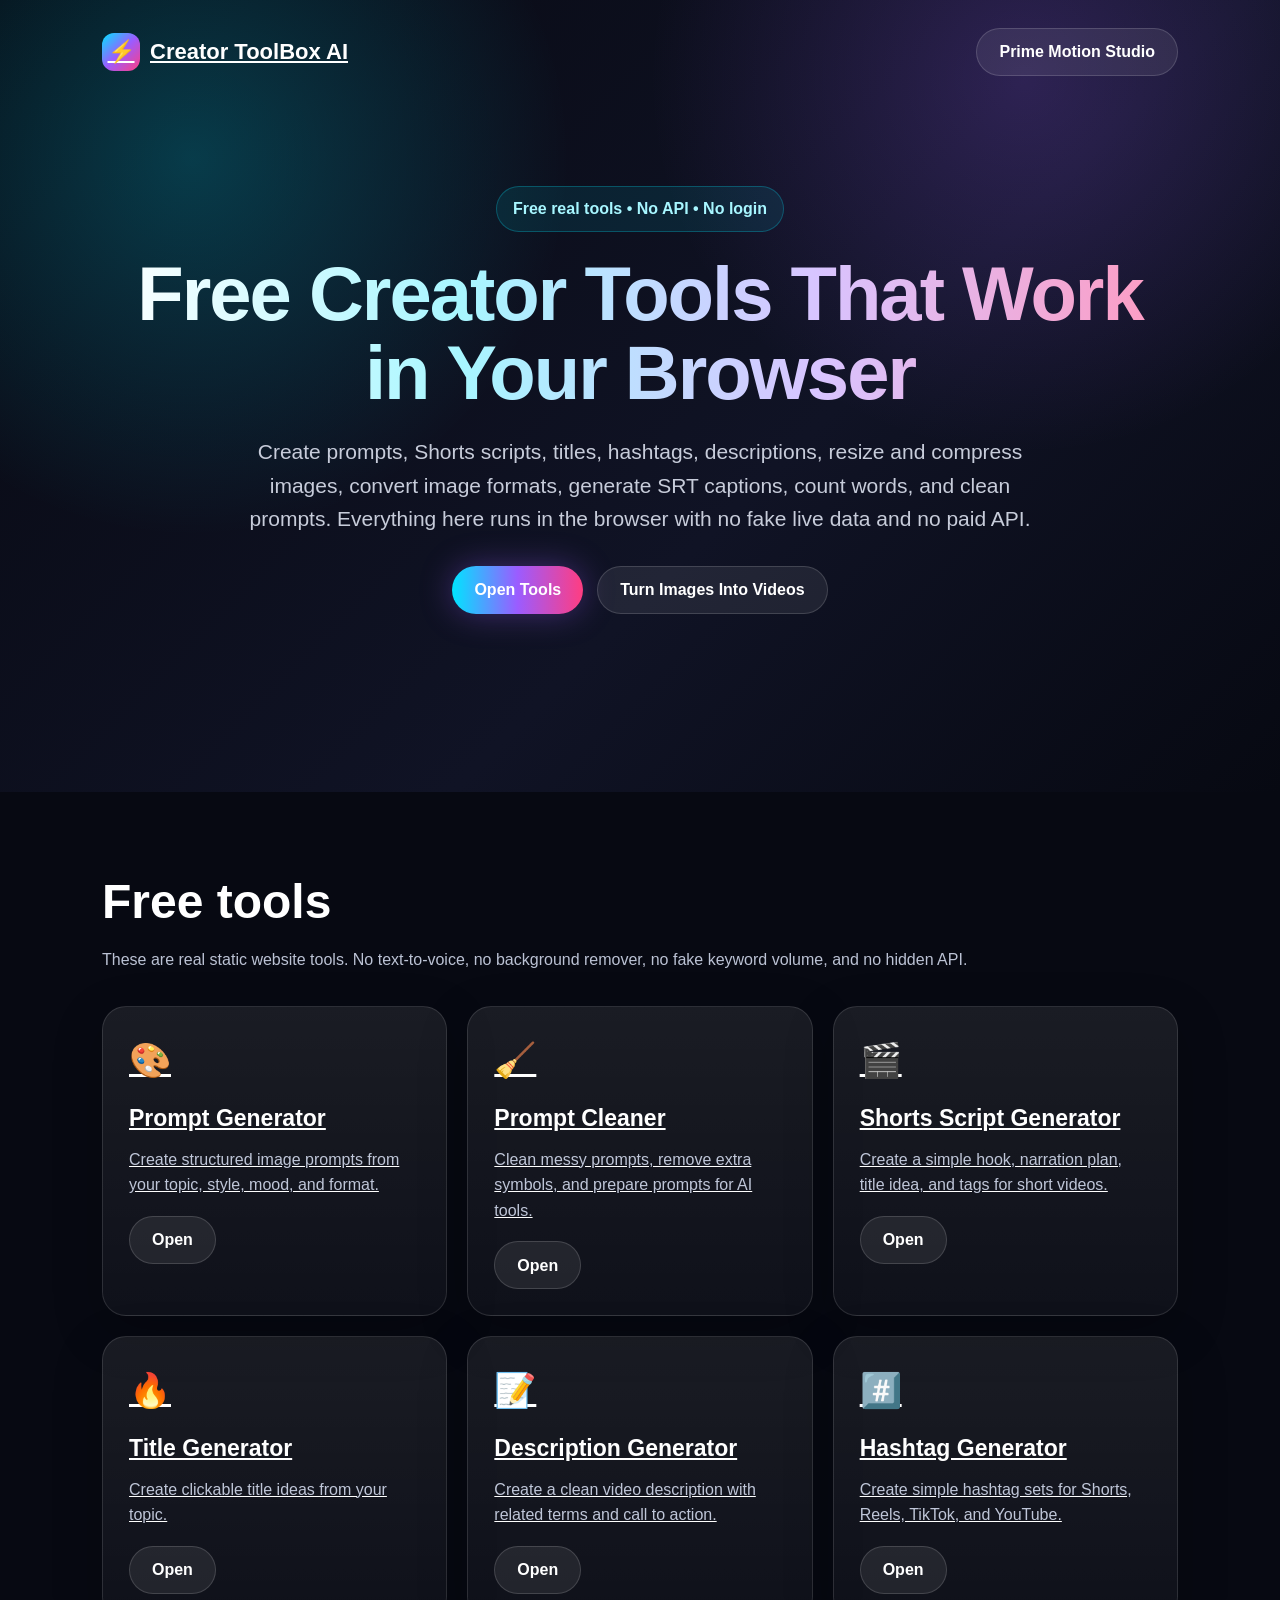
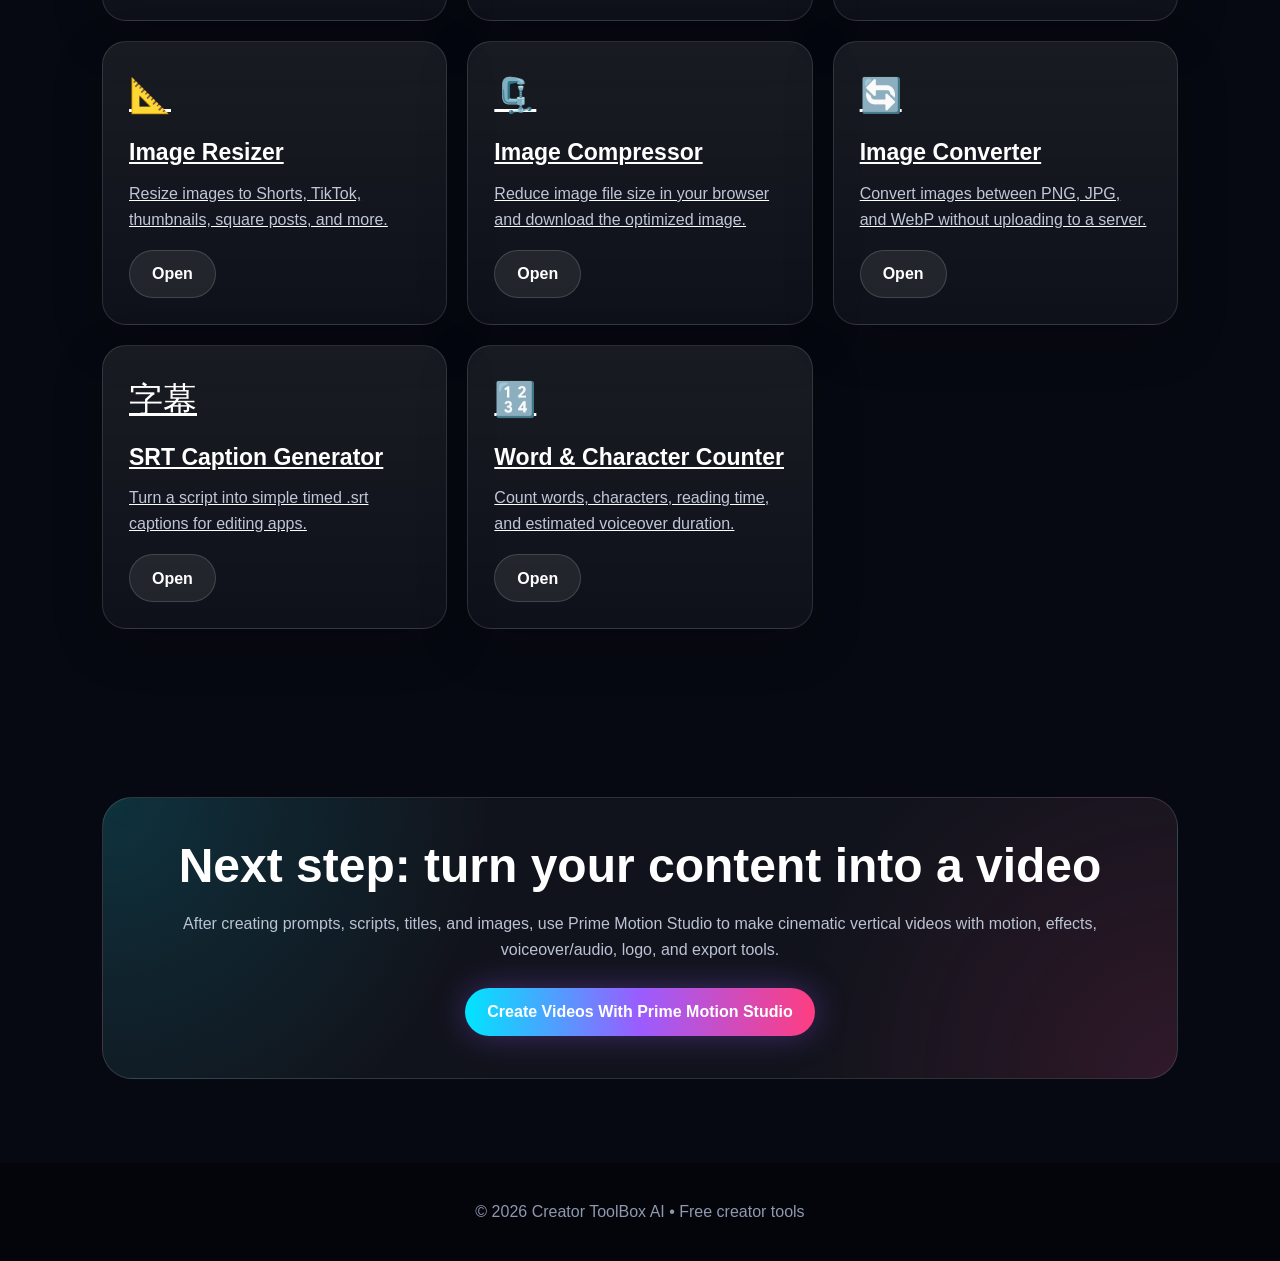
<file: index.html>
<!DOCTYPE html><html lang="en"><head><meta charset="UTF-8"><meta name="viewport" content="width=device-width,initial-scale=1.0"><title>Creator ToolBox AI - Free Real Creator Tools</title><meta name="description" content="Free browser-based creator tools for prompts, YouTube Shorts scripts, titles, hashtags, descriptions, image resizing, compression, conversion, SRT captions, counters, and prompt cleaning. No signup and no API needed."><link rel="stylesheet" href="assets/css/style.css"></head><body><header class="hero"><div class="wrap"><nav class="nav"><a class="brand" href="index.html"><i>⚡</i>Creator ToolBox AI</a><a class="btn2" href="https://prime-motion-studio-website.pages.dev/" target="_blank">Prime Motion Studio</a></nav><div class="hero-content"><div class="badge">Free real tools • No API • No login</div><h1>Free Creator Tools That Work in Your Browser</h1><p class="lead">Create prompts, Shorts scripts, titles, hashtags, descriptions, resize and compress images, convert image formats, generate SRT captions, count words, and clean prompts. Everything here runs in the browser with no fake live data and no paid API.</p><div class="actions"><a class="btn" href="#tools">Open Tools</a><a class="btn2" href="https://prime-motion-studio-website.pages.dev/" target="_blank">Turn Images Into Videos</a></div></div></div></header><main><section id="tools" class="section"><div class="wrap"><h2>Free tools</h2><p class="muted">These are real static website tools. No text-to-voice, no background remover, no fake keyword volume, and no hidden API.</p><div class="grid"><a class="card" href="tools/prompt-generator/"><div class="icon">🎨</div><h3>Prompt Generator</h3><p>Create structured image prompts from your topic, style, mood, and format.</p><span class="btn2">Open</span></a><a class="card" href="tools/prompt-cleaner/"><div class="icon">🧹</div><h3>Prompt Cleaner</h3><p>Clean messy prompts, remove extra symbols, and prepare prompts for AI tools.</p><span class="btn2">Open</span></a><a class="card" href="tools/shorts-script-generator/"><div class="icon">🎬</div><h3>Shorts Script Generator</h3><p>Create a simple hook, narration plan, title idea, and tags for short videos.</p><span class="btn2">Open</span></a><a class="card" href="tools/title-generator/"><div class="icon">🔥</div><h3>Title Generator</h3><p>Create clickable title ideas from your topic.</p><span class="btn2">Open</span></a><a class="card" href="tools/description-generator/"><div class="icon">📝</div><h3>Description Generator</h3><p>Create a clean video description with related terms and call to action.</p><span class="btn2">Open</span></a><a class="card" href="tools/hashtag-generator/"><div class="icon">#️⃣</div><h3>Hashtag Generator</h3><p>Create simple hashtag sets for Shorts, Reels, TikTok, and YouTube.</p><span class="btn2">Open</span></a><a class="card" href="tools/image-resizer/"><div class="icon">📐</div><h3>Image Resizer</h3><p>Resize images to Shorts, TikTok, thumbnails, square posts, and more.</p><span class="btn2">Open</span></a><a class="card" href="tools/image-compressor/"><div class="icon">🗜️</div><h3>Image Compressor</h3><p>Reduce image file size in your browser and download the optimized image.</p><span class="btn2">Open</span></a><a class="card" href="tools/image-converter/"><div class="icon">🔄</div><h3>Image Converter</h3><p>Convert images between PNG, JPG, and WebP without uploading to a server.</p><span class="btn2">Open</span></a><a class="card" href="tools/srt-caption-generator/"><div class="icon">字幕</div><h3>SRT Caption Generator</h3><p>Turn a script into simple timed .srt captions for editing apps.</p><span class="btn2">Open</span></a><a class="card" href="tools/word-counter/"><div class="icon">🔢</div><h3>Word & Character Counter</h3><p>Count words, characters, reading time, and estimated voiceover duration.</p><span class="btn2">Open</span></a></div></div></section><section class="section"><div class="wrap"><div class="promo"><h2>Next step: turn your content into a video</h2><p class="muted">After creating prompts, scripts, titles, and images, use Prime Motion Studio to make cinematic vertical videos with motion, effects, voiceover/audio, logo, and export tools.</p><br><a class="btn" href="https://prime-motion-studio-website.pages.dev/" target="_blank">Create Videos With Prime Motion Studio</a></div></div></section></main><footer><div class="wrap">© 2026 Creator ToolBox AI • Free creator tools</div></footer></body></html>
</file>
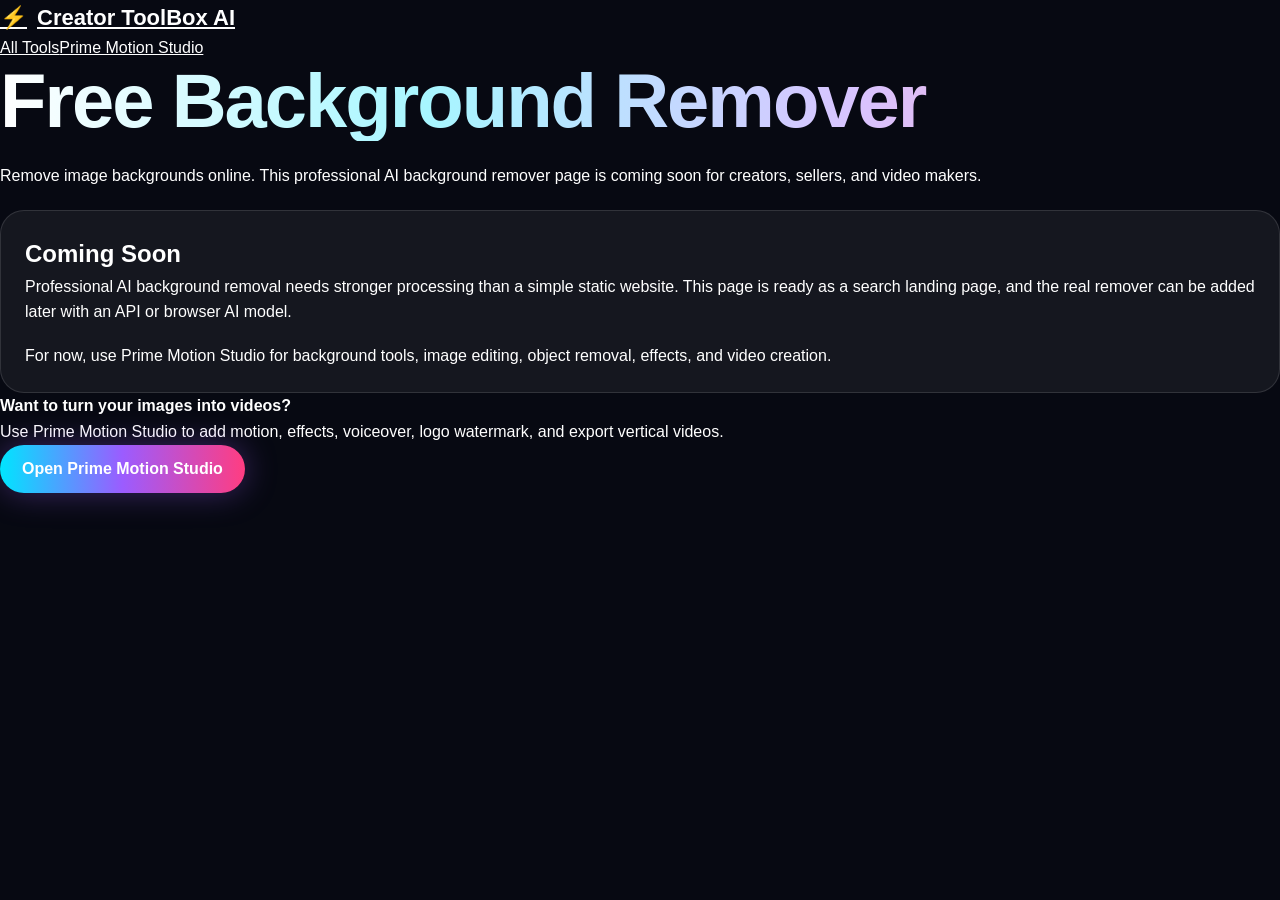
<file: tools/background-remover/index.html>
<!DOCTYPE html>
<html lang="en">
<head>
  <meta charset="UTF-8" />
  <meta name="viewport" content="width=device-width, initial-scale=1.0" />
  <title>Free Background Remover - Creator ToolBox AI</title>
  <meta name="description" content="Remove image backgrounds online. This professional AI background remover page is coming soon for creators, sellers, and video makers." />
  <link rel="stylesheet" href="../../assets/css/style.css" />
</head>
<body class="tool-page">
  <header class="tool-header">
    <nav class="navbar">
      <a class="brand" href="../../index.html"><span class="brand-mark">⚡</span><span>Creator ToolBox AI</span></a>
      <div class="nav-links"><a href="../../index.html#tools">All Tools</a><a href="https://prime-motion-studio-website.pages.dev/" target="_blank">Prime Motion Studio</a></div>
    </nav>
  </header>
  <main class="tool-wrap">
    <section class="tool-title"><h1>Free Background Remover</h1><p>Remove image backgrounds online. This professional AI background remover page is coming soon for creators, sellers, and video makers.</p></section>

    <section class="panel coming">
      <h2>Coming Soon</h2>
      <p>Professional AI background removal needs stronger processing than a simple static website. This page is ready as a search landing page, and the real remover can be added later with an API or browser AI model.</p>
      <p style="margin-top:18px">For now, use Prime Motion Studio for background tools, image editing, object removal, effects, and video creation.</p>
    </section>
    <section class="ad-strip"><div><strong>Want to turn your images into videos?</strong><p>Use Prime Motion Studio to add motion, effects, voiceover, logo watermark, and export vertical videos.</p></div><a class="btn primary" href="https://prime-motion-studio-website.pages.dev/" target="_blank">Open Prime Motion Studio</a></section>
  </main>
  <script src="../../assets/js/app.js"></script>
</body>
</html>
</file>
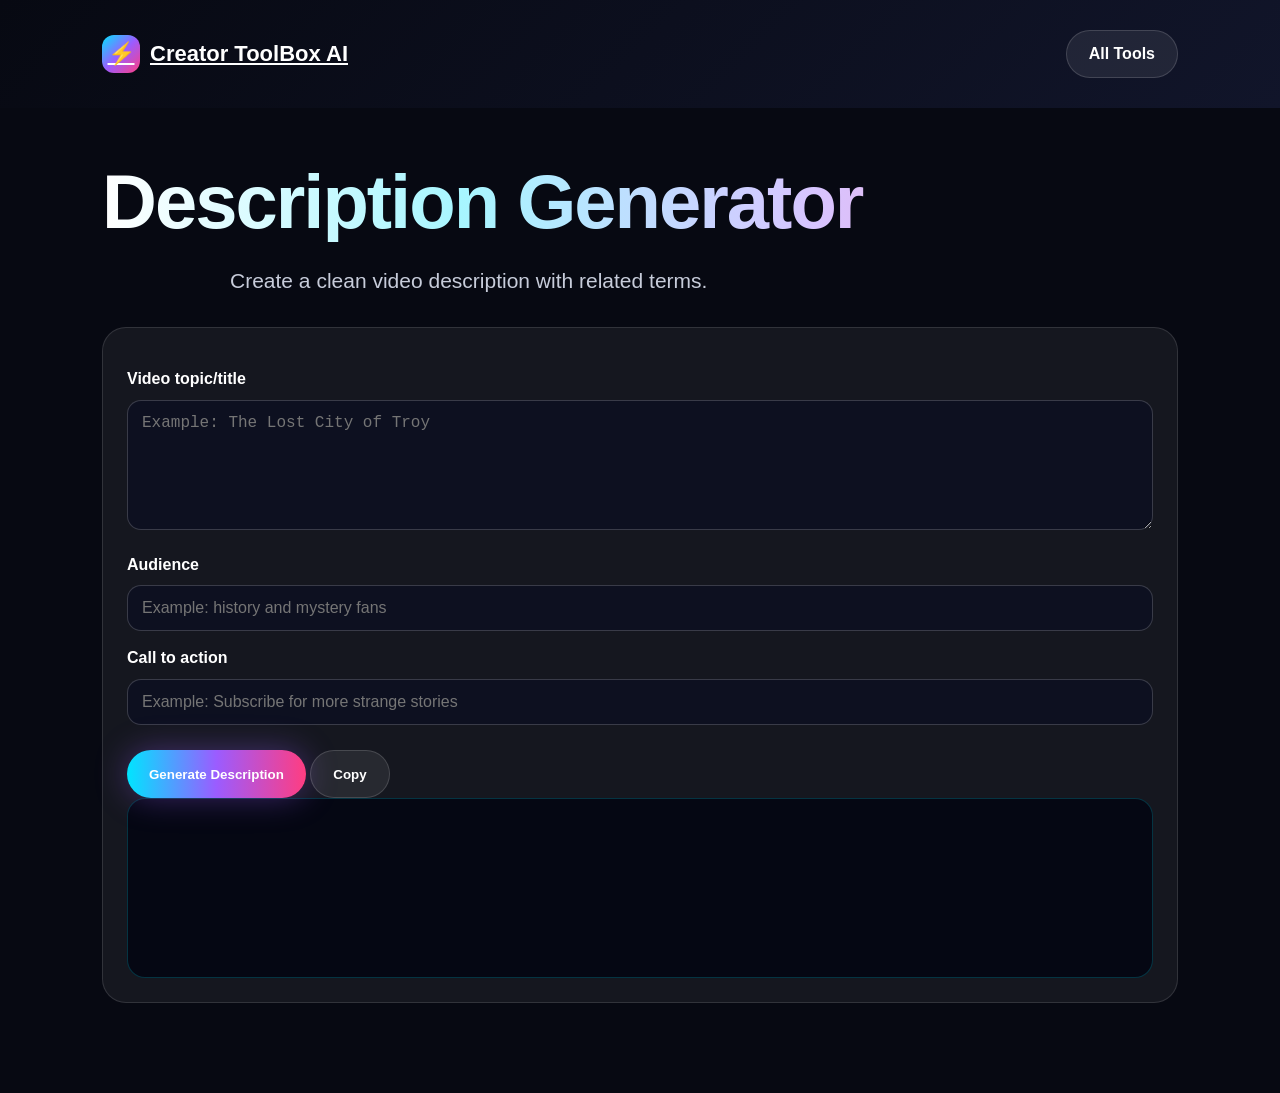
<file: tools/description-generator/index.html>
<!DOCTYPE html><html lang="en"><head><meta charset="UTF-8"><meta name="viewport" content="width=device-width,initial-scale=1.0"><title>Description Generator</title><link rel="stylesheet" href="../../assets/css/style.css"></head><body><header class="tool-hero"><div class="wrap"><nav class="nav"><a class="brand" href="../../index.html"><i>⚡</i>Creator ToolBox AI</a><a class="btn2" href="../../index.html">All Tools</a></nav></div></header><main class="tool-main"><div class="wrap"><h1>Description Generator</h1><p class="lead">Create a clean video description with related terms.</p><div class="panel"><label>Video topic/title</label><textarea id="topic" placeholder="Example: The Lost City of Troy"></textarea><label>Audience</label><input class="input" id="audience" placeholder="Example: history and mystery fans"><label>Call to action</label><input class="input" id="cta" placeholder="Example: Subscribe for more strange stories"><br><br><button class="btn" onclick="generateDescription()">Generate Description</button> <button class="btn2" onclick="copyOutput()">Copy</button><div id="output" class="output"></div></div></div></main><script src="../../assets/js/app.js"></script></body></html>
</file>
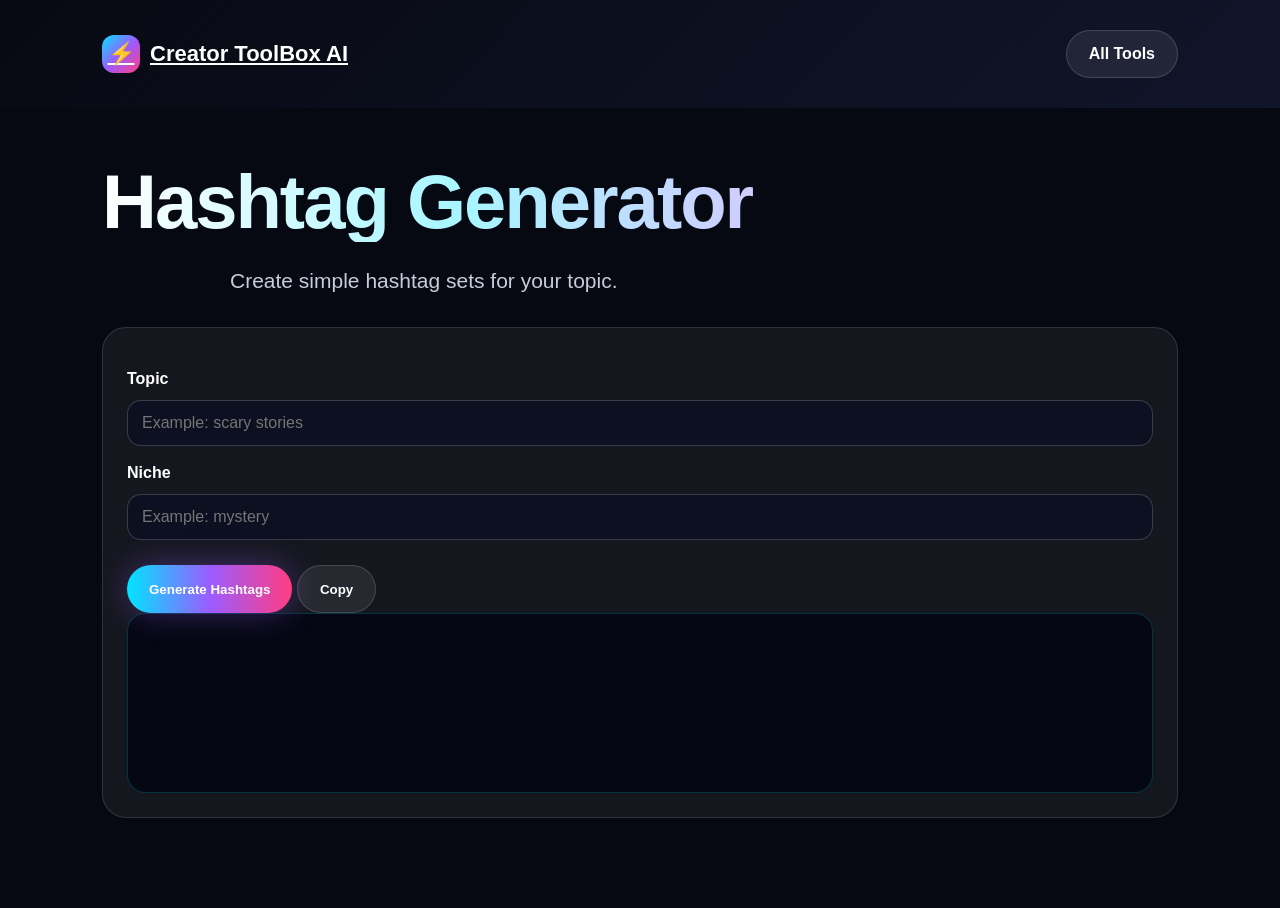
<file: tools/hashtag-generator/index.html>
<!DOCTYPE html><html lang="en"><head><meta charset="UTF-8"><meta name="viewport" content="width=device-width,initial-scale=1.0"><title>Hashtag Generator</title><link rel="stylesheet" href="../../assets/css/style.css"></head><body><header class="tool-hero"><div class="wrap"><nav class="nav"><a class="brand" href="../../index.html"><i>⚡</i>Creator ToolBox AI</a><a class="btn2" href="../../index.html">All Tools</a></nav></div></header><main class="tool-main"><div class="wrap"><h1>Hashtag Generator</h1><p class="lead">Create simple hashtag sets for your topic.</p><div class="panel"><label>Topic</label><input class="input" id="topic" placeholder="Example: scary stories"><label>Niche</label><input class="input" id="niche" placeholder="Example: mystery"><br><br><button class="btn" onclick="generateHashtags()">Generate Hashtags</button> <button class="btn2" onclick="copyOutput()">Copy</button><div id="output" class="output"></div></div></div></main><script src="../../assets/js/app.js"></script></body></html>
</file>
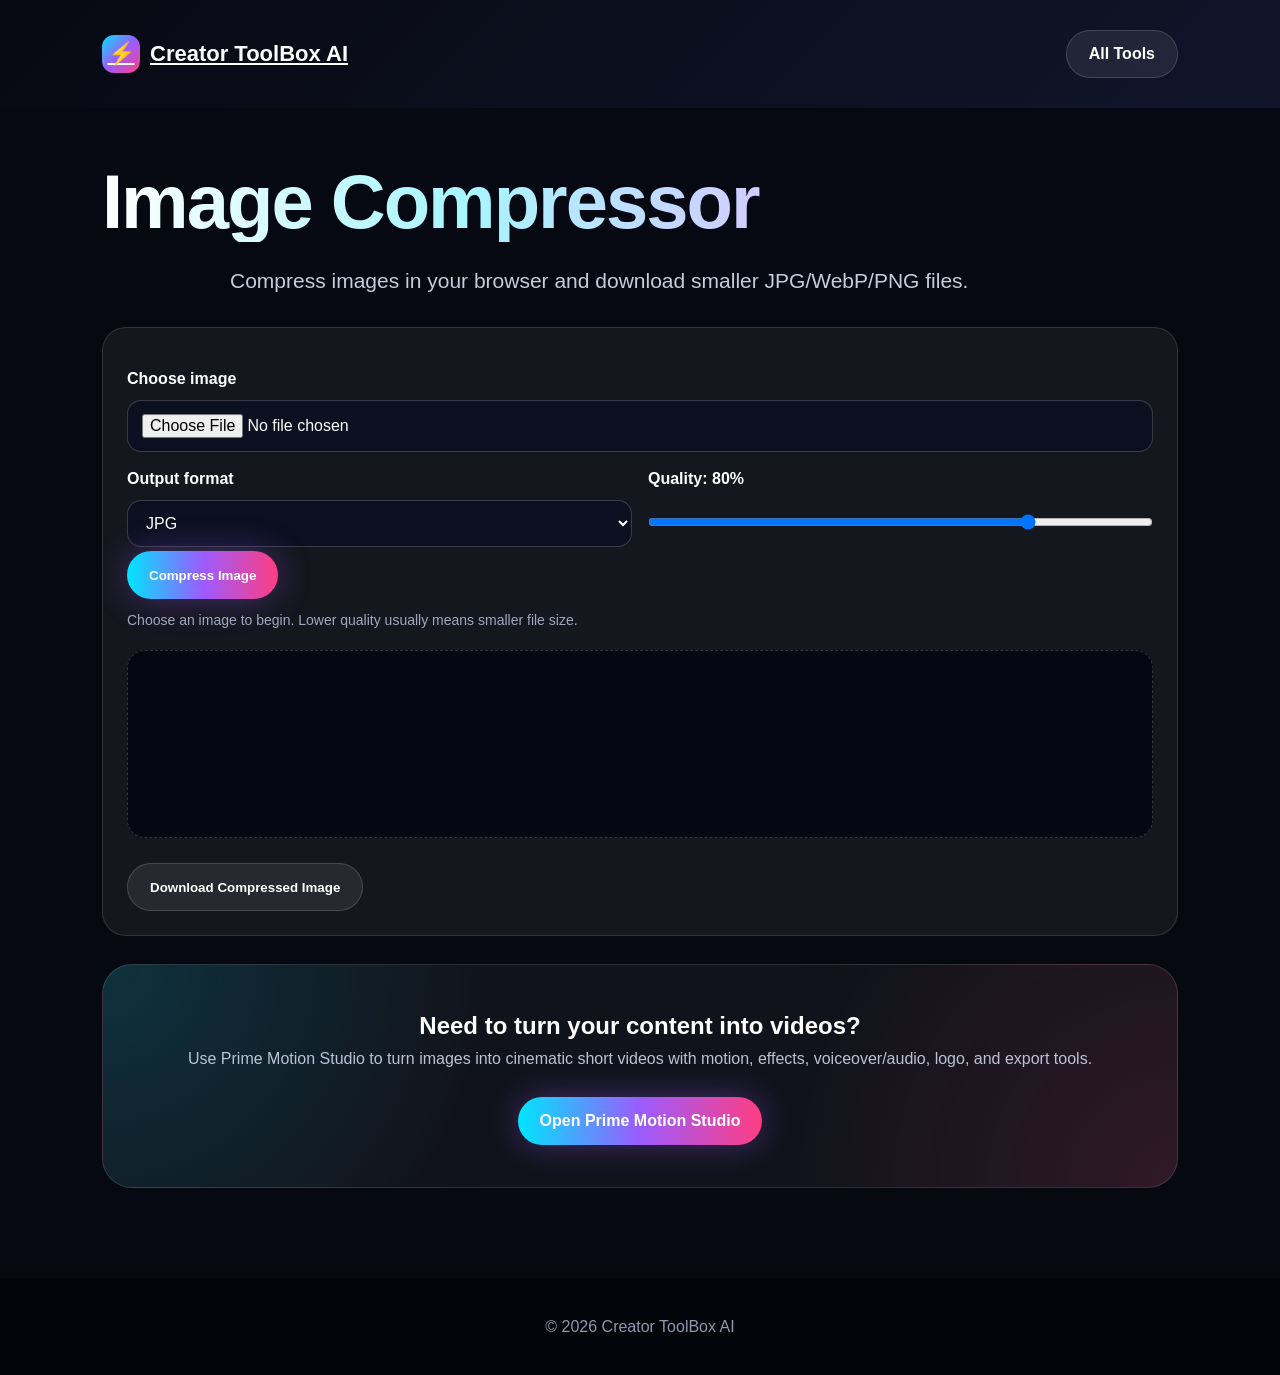
<file: tools/image-compressor/index.html>
<!DOCTYPE html><html lang="en"><head><meta charset="UTF-8"><meta name="viewport" content="width=device-width,initial-scale=1.0"><title>Image Compressor - Creator ToolBox AI</title><meta name="description" content="Compress images in your browser and download smaller JPG/WebP/PNG files."><link rel="stylesheet" href="../../assets/css/style.css"></head><body><header class="tool-hero"><div class="wrap"><nav class="nav"><a class="brand" href="../../index.html"><i>⚡</i>Creator ToolBox AI</a><a class="btn2" href="../../index.html#tools">All Tools</a></nav></div></header><main class="tool-main"><div class="wrap"><h1>Image Compressor</h1><p class="lead">Compress images in your browser and download smaller JPG/WebP/PNG files.</p><div class="panel"><label>Choose image</label><input class="input" type="file" id="compressFile" accept="image/*"><div class="row"><div><label>Output format</label><select id="compressFormat"><option value="image/jpeg">JPG</option><option value="image/webp">WebP</option><option value="image/png">PNG</option></select></div><div><label>Quality: <span id="qualityLabel">80</span>%</label><input class="input" type="range" id="compressQuality" min="10" max="100" value="80"></div></div><button class="btn" onclick="compressImage()">Compress Image</button><p class="mini" id="compressInfo">Choose an image to begin. Lower quality usually means smaller file size.</p><div class="canvas-box"><canvas id="compressCanvas"></canvas></div><br><button class="btn2" onclick="downloadCompressed()">Download Compressed Image</button></div><div class="promo" style="margin-top:28px"><h2>Need to turn your content into videos?</h2><p class="muted">Use Prime Motion Studio to turn images into cinematic short videos with motion, effects, voiceover/audio, logo, and export tools.</p><br><a class="btn" href="https://prime-motion-studio-website.pages.dev/" target="_blank">Open Prime Motion Studio</a></div></div></main><footer><div class="wrap">© 2026 Creator ToolBox AI</div></footer><script src="../../assets/js/app.js"></script></body></html>
</file>
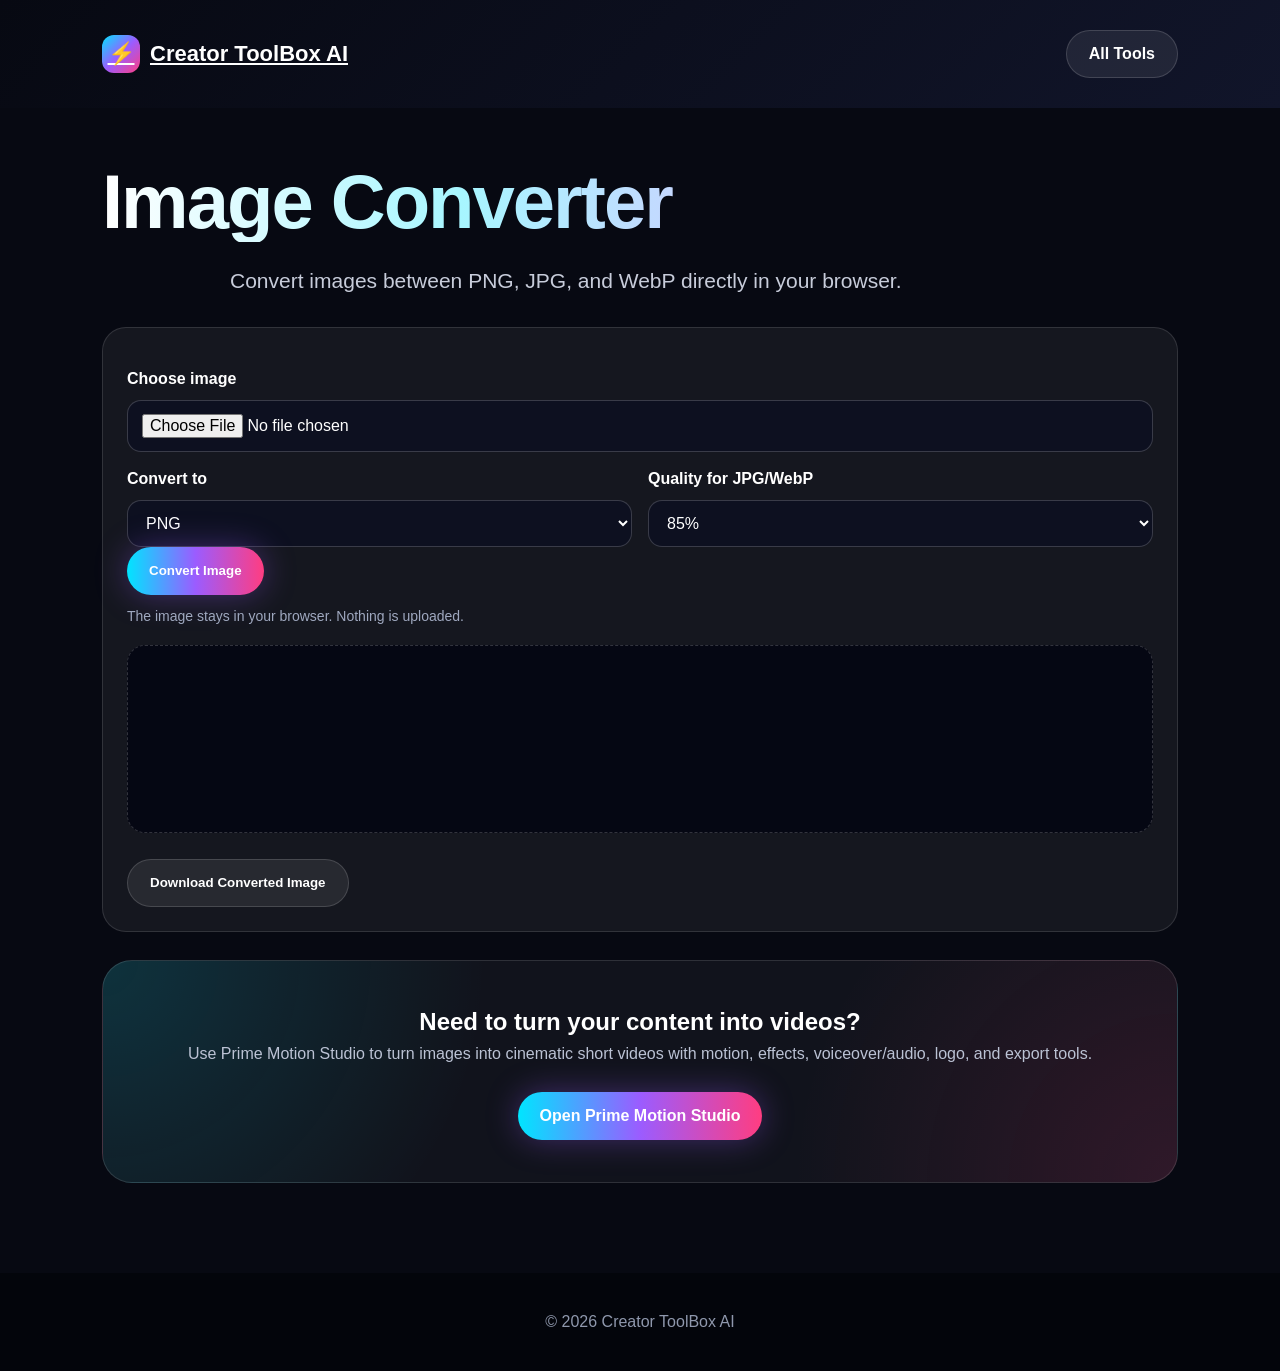
<file: tools/image-converter/index.html>
<!DOCTYPE html><html lang="en"><head><meta charset="UTF-8"><meta name="viewport" content="width=device-width,initial-scale=1.0"><title>Image Converter - Creator ToolBox AI</title><meta name="description" content="Convert images between PNG, JPG, and WebP directly in your browser."><link rel="stylesheet" href="../../assets/css/style.css"></head><body><header class="tool-hero"><div class="wrap"><nav class="nav"><a class="brand" href="../../index.html"><i>⚡</i>Creator ToolBox AI</a><a class="btn2" href="../../index.html#tools">All Tools</a></nav></div></header><main class="tool-main"><div class="wrap"><h1>Image Converter</h1><p class="lead">Convert images between PNG, JPG, and WebP directly in your browser.</p><div class="panel"><label>Choose image</label><input class="input" type="file" id="convertFile" accept="image/*"><div class="row"><div><label>Convert to</label><select id="convertFormat"><option value="image/png">PNG</option><option value="image/jpeg">JPG</option><option value="image/webp">WebP</option></select></div><div><label>Quality for JPG/WebP</label><select id="convertQuality"><option value="0.95">95%</option><option value="0.85" selected>85%</option><option value="0.70">70%</option><option value="0.55">55%</option></select></div></div><button class="btn" onclick="convertImage()">Convert Image</button><p class="mini" id="convertInfo">The image stays in your browser. Nothing is uploaded.</p><div class="canvas-box"><canvas id="convertCanvas"></canvas></div><br><button class="btn2" onclick="downloadConverted()">Download Converted Image</button></div><div class="promo" style="margin-top:28px"><h2>Need to turn your content into videos?</h2><p class="muted">Use Prime Motion Studio to turn images into cinematic short videos with motion, effects, voiceover/audio, logo, and export tools.</p><br><a class="btn" href="https://prime-motion-studio-website.pages.dev/" target="_blank">Open Prime Motion Studio</a></div></div></main><footer><div class="wrap">© 2026 Creator ToolBox AI</div></footer><script src="../../assets/js/app.js"></script></body></html>
</file>
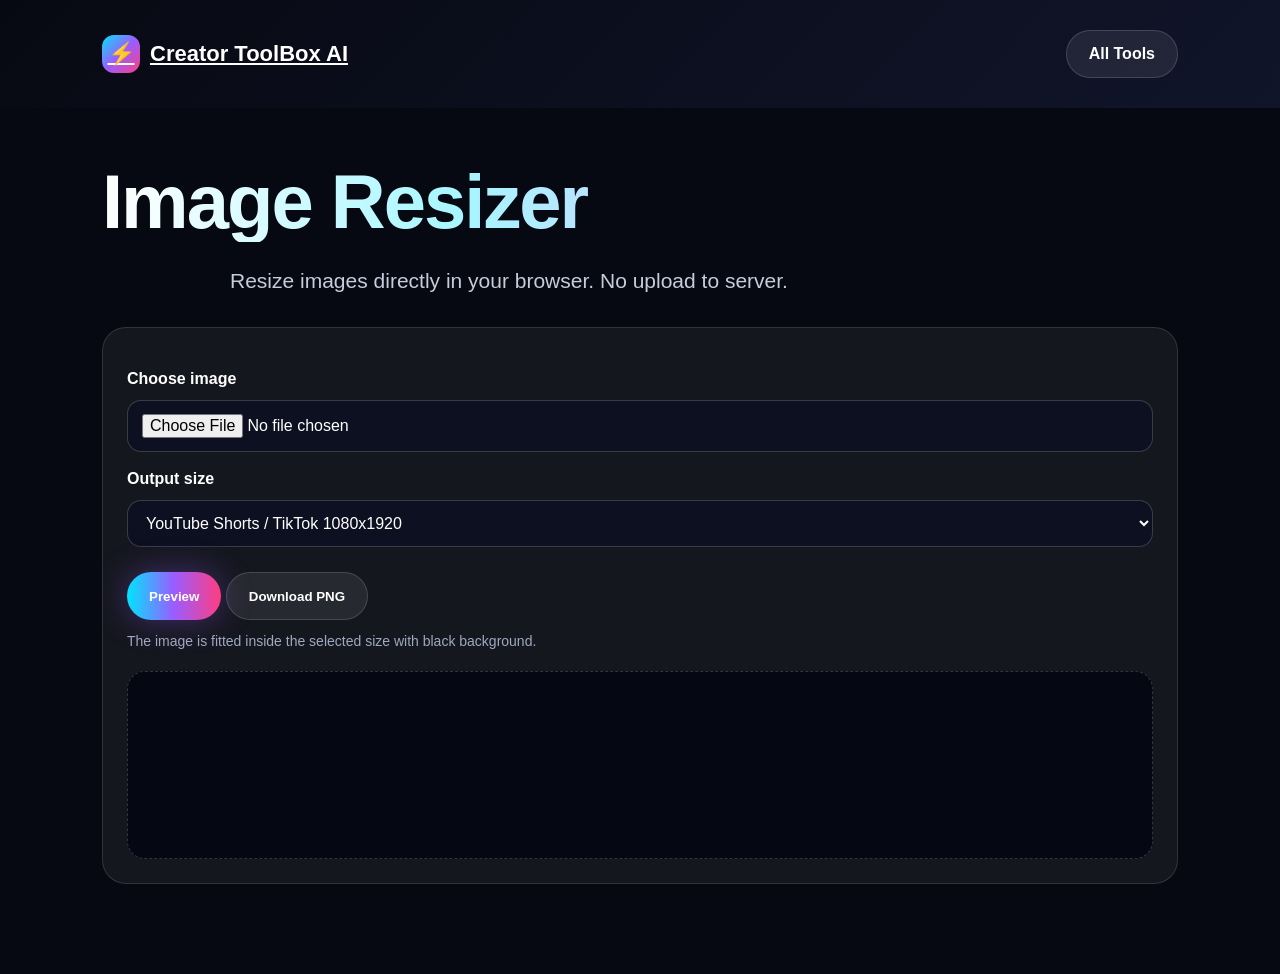
<file: tools/image-resizer/index.html>
<!DOCTYPE html><html lang="en"><head><meta charset="UTF-8"><meta name="viewport" content="width=device-width,initial-scale=1.0"><title>Image Resizer</title><link rel="stylesheet" href="../../assets/css/style.css"></head><body><header class="tool-hero"><div class="wrap"><nav class="nav"><a class="brand" href="../../index.html"><i>⚡</i>Creator ToolBox AI</a><a class="btn2" href="../../index.html">All Tools</a></nav></div></header><main class="tool-main"><div class="wrap"><h1>Image Resizer</h1><p class="lead">Resize images directly in your browser. No upload to server.</p><div class="panel"><label>Choose image</label><input class="input" type="file" id="imageFile" accept="image/*"><label>Output size</label><select id="preset"><option value="1080x1920">YouTube Shorts / TikTok 1080x1920</option><option value="1280x720">YouTube Thumbnail 1280x720</option><option value="1080x1080">Square Post 1080x1080</option><option value="1920x1080">Wide Video 1920x1080</option><option value="720x1280">Vertical 720x1280</option></select><br><br><button class="btn" onclick="previewResize(false)">Preview</button> <button class="btn2" onclick="previewResize(true)">Download PNG</button><p class="mini">The image is fitted inside the selected size with black background.</p><div class="canvas-box"><canvas id="canvas"></canvas></div></div></div></main><script src="../../assets/js/app.js"></script></body></html>
</file>
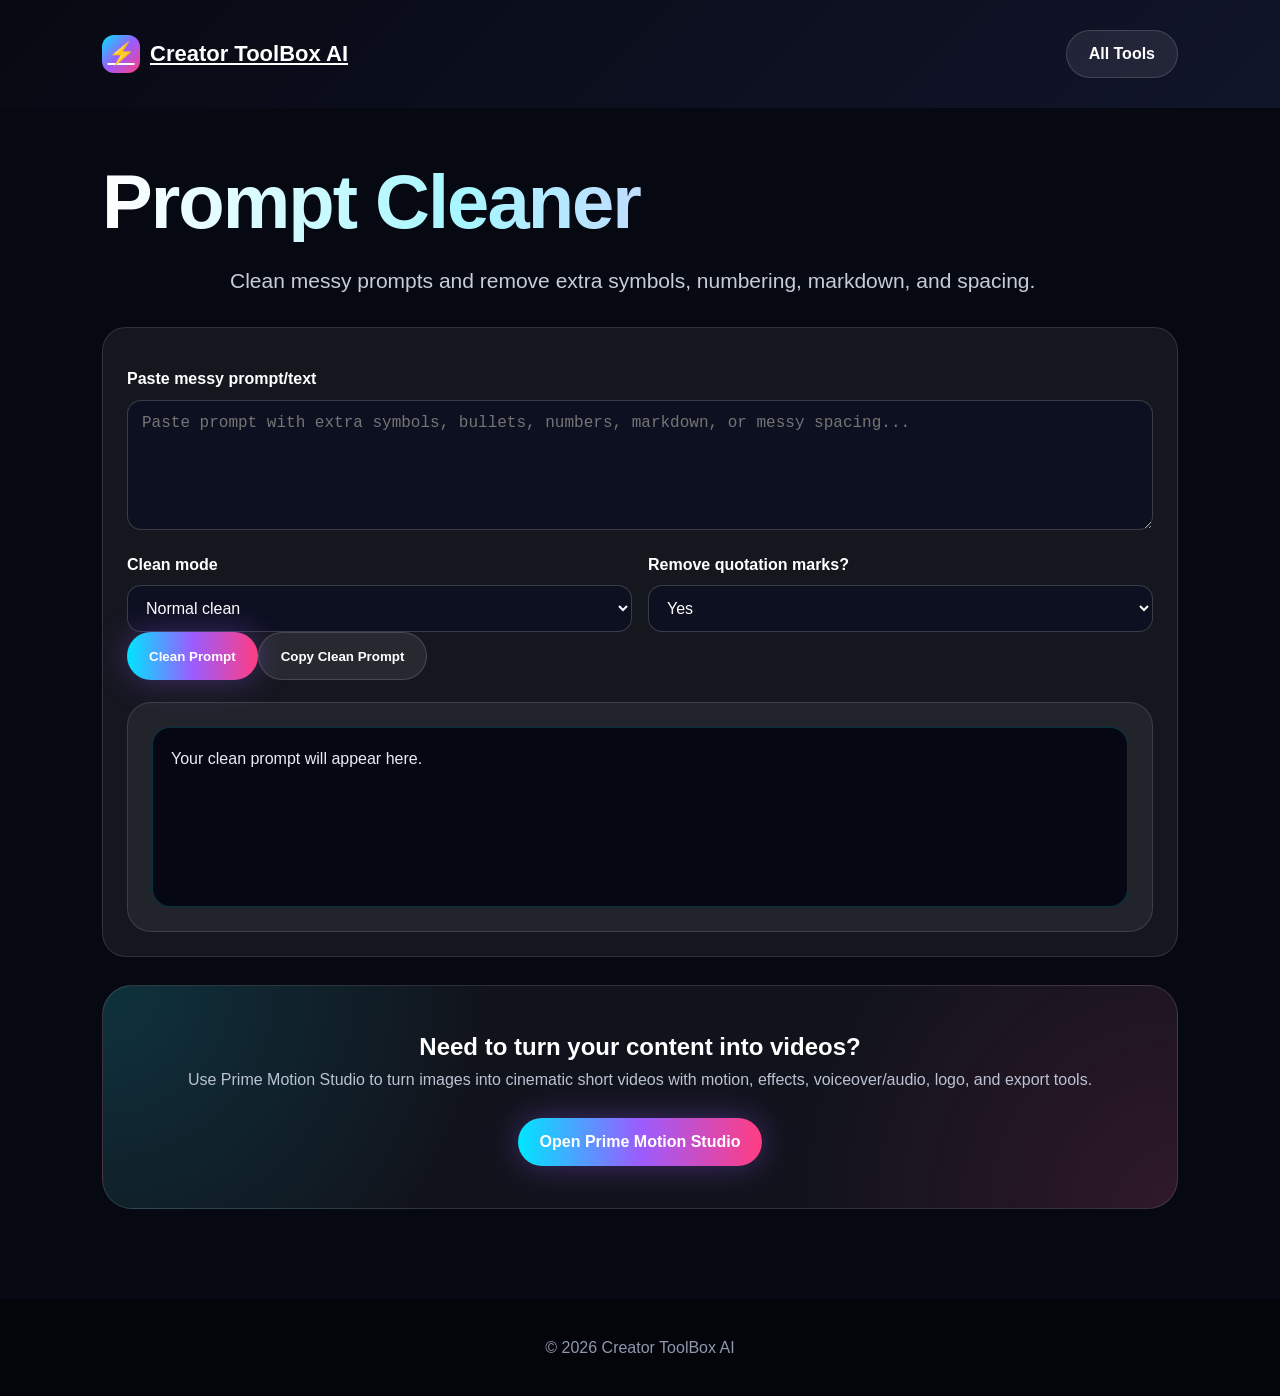
<file: tools/prompt-cleaner/index.html>
<!DOCTYPE html><html lang="en"><head><meta charset="UTF-8"><meta name="viewport" content="width=device-width,initial-scale=1.0"><title>Prompt Cleaner - Creator ToolBox AI</title><meta name="description" content="Clean messy prompts and remove extra symbols, numbering, markdown, and spacing."><link rel="stylesheet" href="../../assets/css/style.css"></head><body><header class="tool-hero"><div class="wrap"><nav class="nav"><a class="brand" href="../../index.html"><i>⚡</i>Creator ToolBox AI</a><a class="btn2" href="../../index.html#tools">All Tools</a></nav></div></header><main class="tool-main"><div class="wrap"><h1>Prompt Cleaner</h1><p class="lead">Clean messy prompts and remove extra symbols, numbering, markdown, and spacing.</p><div class="panel"><label>Paste messy prompt/text</label><textarea id="dirtyPrompt" placeholder="Paste prompt with extra symbols, bullets, numbers, markdown, or messy spacing..."></textarea><div class="row"><div><label>Clean mode</label><select id="cleanMode"><option value="normal">Normal clean</option><option value="oneLine">One clean line</option><option value="sceneLines">Keep scene lines</option></select></div><div><label>Remove quotation marks?</label><select id="removeQuotes"><option value="yes">Yes</option><option value="no">No</option></select></div></div><button class="btn" onclick="cleanPrompt()">Clean Prompt</button><button class="btn2" onclick="copyOutput()">Copy Clean Prompt</button><div class="panel"><div class="output" id="output">Your clean prompt will appear here.</div></div></div><div class="promo" style="margin-top:28px"><h2>Need to turn your content into videos?</h2><p class="muted">Use Prime Motion Studio to turn images into cinematic short videos with motion, effects, voiceover/audio, logo, and export tools.</p><br><a class="btn" href="https://prime-motion-studio-website.pages.dev/" target="_blank">Open Prime Motion Studio</a></div></div></main><footer><div class="wrap">© 2026 Creator ToolBox AI</div></footer><script src="../../assets/js/app.js"></script></body></html>
</file>
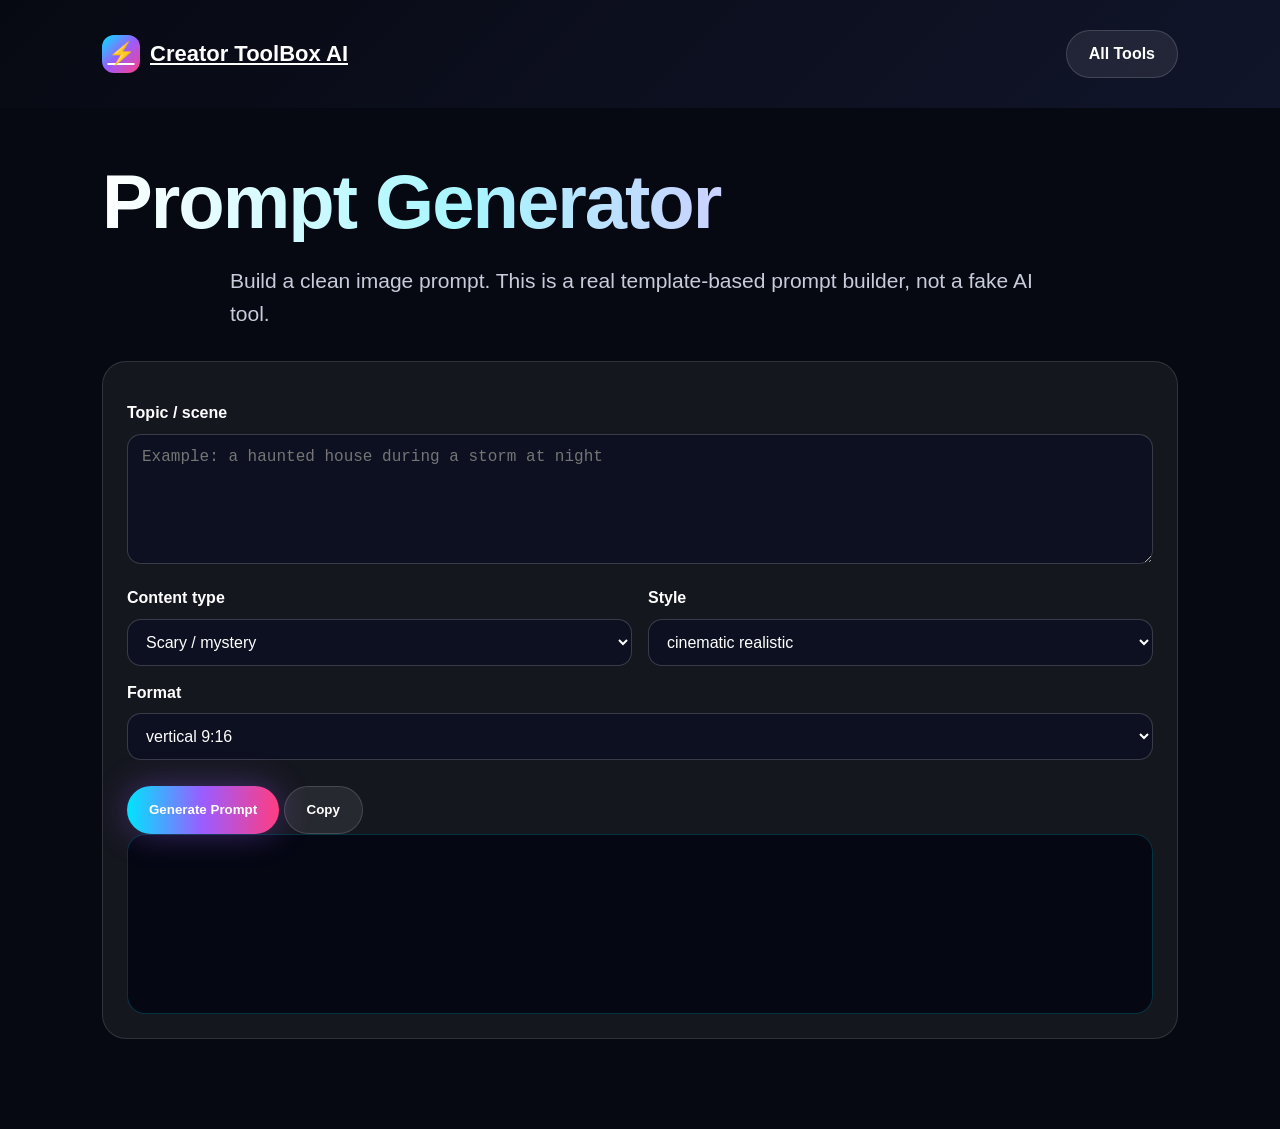
<file: tools/prompt-generator/index.html>
<!DOCTYPE html><html lang="en"><head><meta charset="UTF-8"><meta name="viewport" content="width=device-width,initial-scale=1.0"><title>Prompt Generator</title><link rel="stylesheet" href="../../assets/css/style.css"></head><body><header class="tool-hero"><div class="wrap"><nav class="nav"><a class="brand" href="../../index.html"><i>⚡</i>Creator ToolBox AI</a><a class="btn2" href="../../index.html">All Tools</a></nav></div></header><main class="tool-main"><div class="wrap"><h1>Prompt Generator</h1><p class="lead">Build a clean image prompt. This is a real template-based prompt builder, not a fake AI tool.</p><div class="panel"><label>Topic / scene</label><textarea id="topic" placeholder="Example: a haunted house during a storm at night"></textarea><div class="row"><div><label>Content type</label><select id="type"><option value="scary">Scary / mystery</option><option value="facts">Facts / educational</option><option value="history">History</option><option value="product">Product</option><option value="motivation">Motivation</option></select></div><div><label>Style</label><select id="style"><option>cinematic realistic</option><option>dark horror documentary</option><option>ancient historical documentary</option><option>premium product photography</option><option>colorful social media style</option></select></div></div><label>Format</label><select id="ratio"><option>vertical 9:16</option><option>square 1:1</option><option>wide 16:9</option></select><br><br><button class="btn" onclick="generatePrompt()">Generate Prompt</button> <button class="btn2" onclick="copyOutput()">Copy</button><div id="output" class="output"></div></div></div></main><script src="../../assets/js/app.js"></script></body></html>
</file>
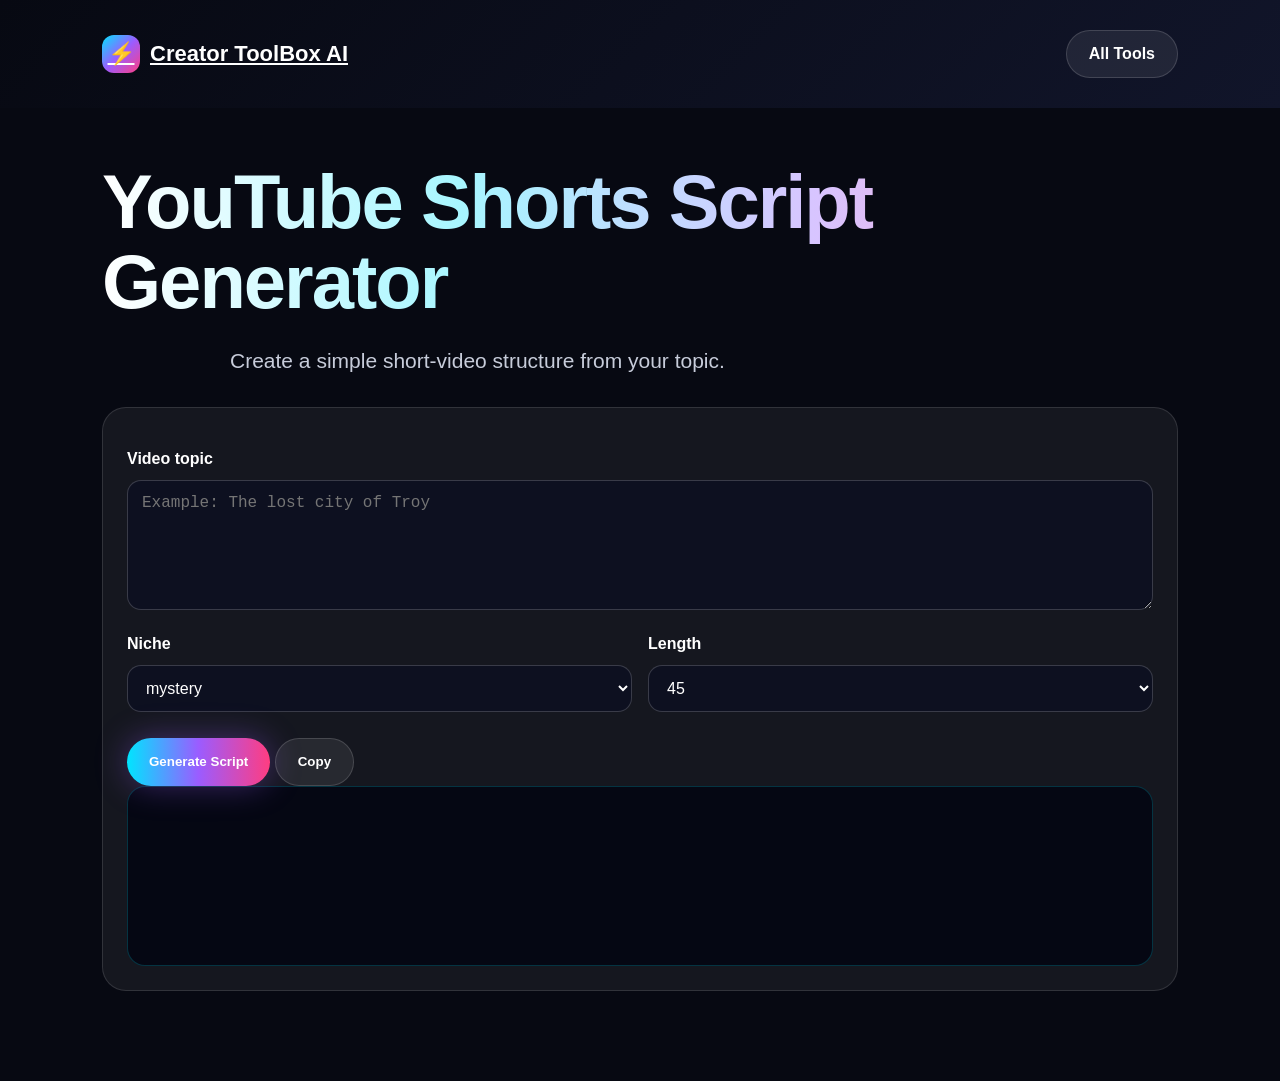
<file: tools/shorts-script-generator/index.html>
<!DOCTYPE html><html lang="en"><head><meta charset="UTF-8"><meta name="viewport" content="width=device-width,initial-scale=1.0"><title>YouTube Shorts Script Generator</title><link rel="stylesheet" href="../../assets/css/style.css"></head><body><header class="tool-hero"><div class="wrap"><nav class="nav"><a class="brand" href="../../index.html"><i>⚡</i>Creator ToolBox AI</a><a class="btn2" href="../../index.html">All Tools</a></nav></div></header><main class="tool-main"><div class="wrap"><h1>YouTube Shorts Script Generator</h1><p class="lead">Create a simple short-video structure from your topic.</p><div class="panel"><label>Video topic</label><textarea id="topic" placeholder="Example: The lost city of Troy"></textarea><div class="row"><div><label>Niche</label><select id="niche"><option>mystery</option><option>facts</option><option>history</option><option>scary story</option><option>motivation</option><option>product demo</option></select></div><div><label>Length</label><select id="seconds"><option>30</option><option selected>45</option><option>60</option></select></div></div><br><button class="btn" onclick="generateScript()">Generate Script</button> <button class="btn2" onclick="copyOutput()">Copy</button><div id="output" class="output"></div></div></div></main><script src="../../assets/js/app.js"></script></body></html>
</file>
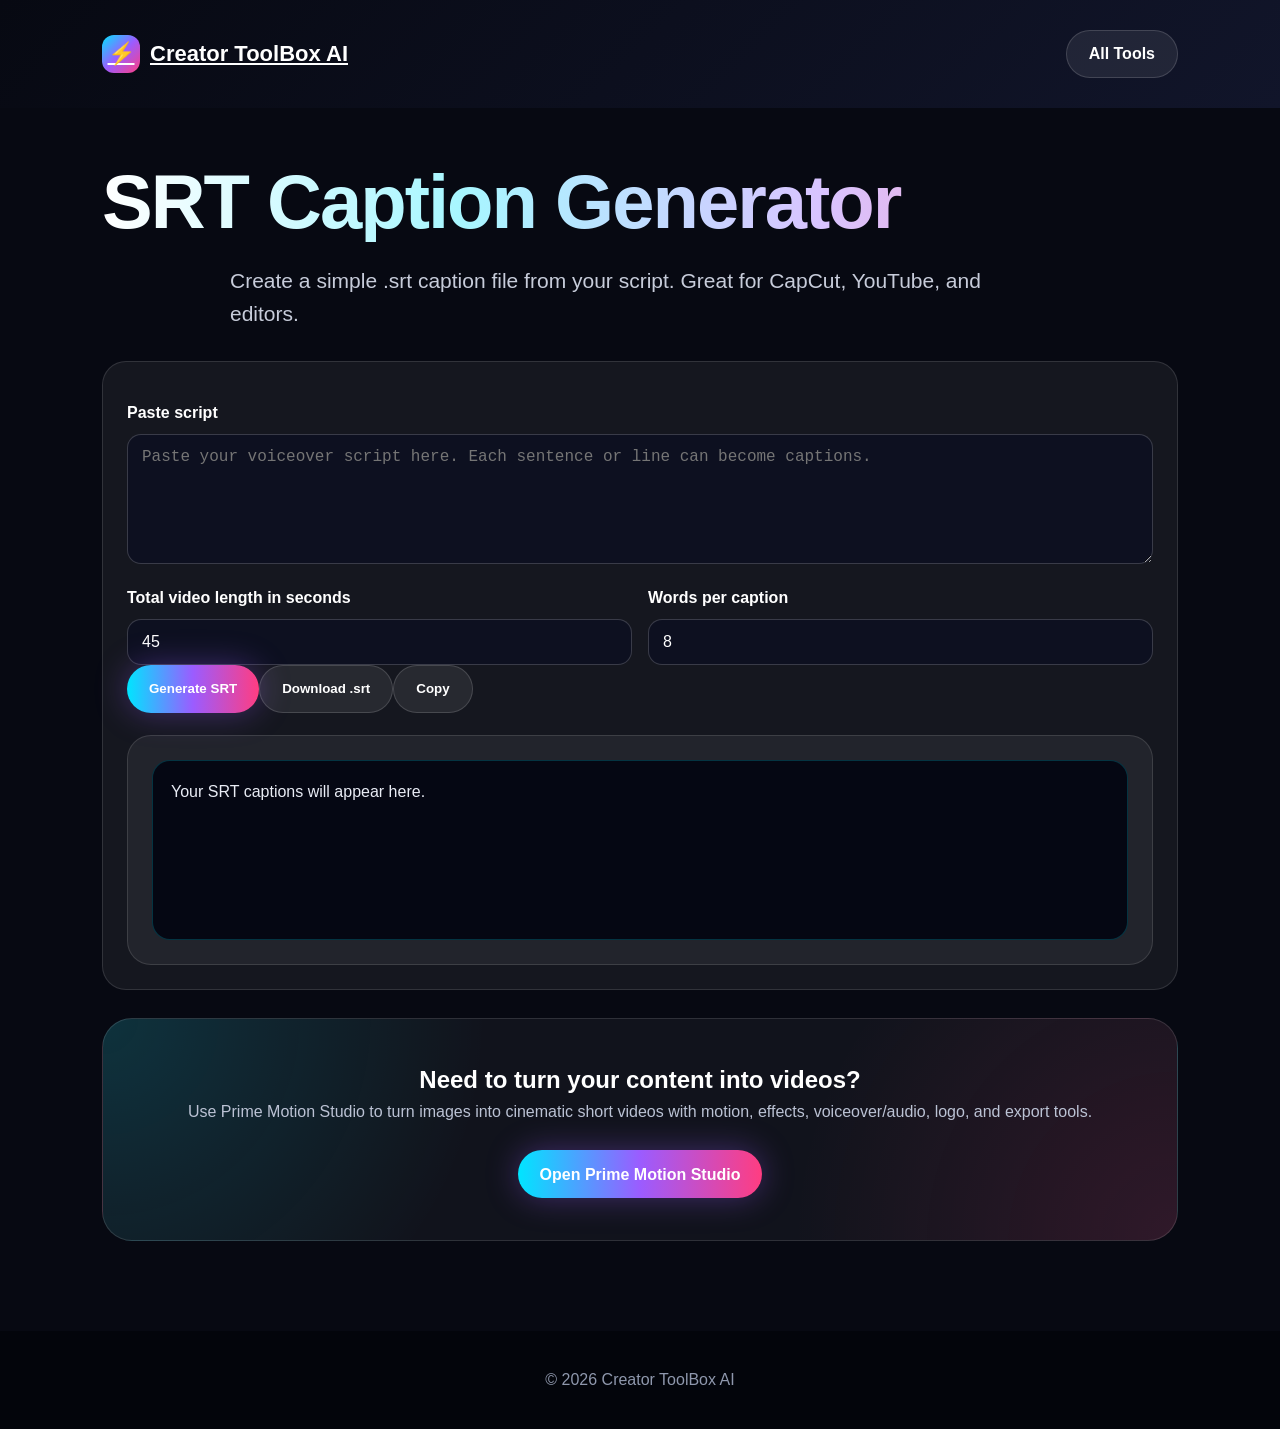
<file: tools/srt-caption-generator/index.html>
<!DOCTYPE html><html lang="en"><head><meta charset="UTF-8"><meta name="viewport" content="width=device-width,initial-scale=1.0"><title>SRT Caption Generator - Creator ToolBox AI</title><meta name="description" content="Create a simple .srt caption file from your script. Great for CapCut, YouTube, and editors."><link rel="stylesheet" href="../../assets/css/style.css"></head><body><header class="tool-hero"><div class="wrap"><nav class="nav"><a class="brand" href="../../index.html"><i>⚡</i>Creator ToolBox AI</a><a class="btn2" href="../../index.html#tools">All Tools</a></nav></div></header><main class="tool-main"><div class="wrap"><h1>SRT Caption Generator</h1><p class="lead">Create a simple .srt caption file from your script. Great for CapCut, YouTube, and editors.</p><div class="panel"><label>Paste script</label><textarea id="srtText" placeholder="Paste your voiceover script here. Each sentence or line can become captions."></textarea><div class="row"><div><label>Total video length in seconds</label><input class="input" id="srtSeconds" type="number" value="45" min="3"></div><div><label>Words per caption</label><input class="input" id="srtWords" type="number" value="8" min="2" max="18"></div></div><button class="btn" onclick="generateSRT()">Generate SRT</button><button class="btn2" onclick="downloadSRT()">Download .srt</button><button class="btn2" onclick="copyOutput()">Copy</button><div class="panel"><div class="output" id="output">Your SRT captions will appear here.</div></div></div><div class="promo" style="margin-top:28px"><h2>Need to turn your content into videos?</h2><p class="muted">Use Prime Motion Studio to turn images into cinematic short videos with motion, effects, voiceover/audio, logo, and export tools.</p><br><a class="btn" href="https://prime-motion-studio-website.pages.dev/" target="_blank">Open Prime Motion Studio</a></div></div></main><footer><div class="wrap">© 2026 Creator ToolBox AI</div></footer><script src="../../assets/js/app.js"></script></body></html>
</file>
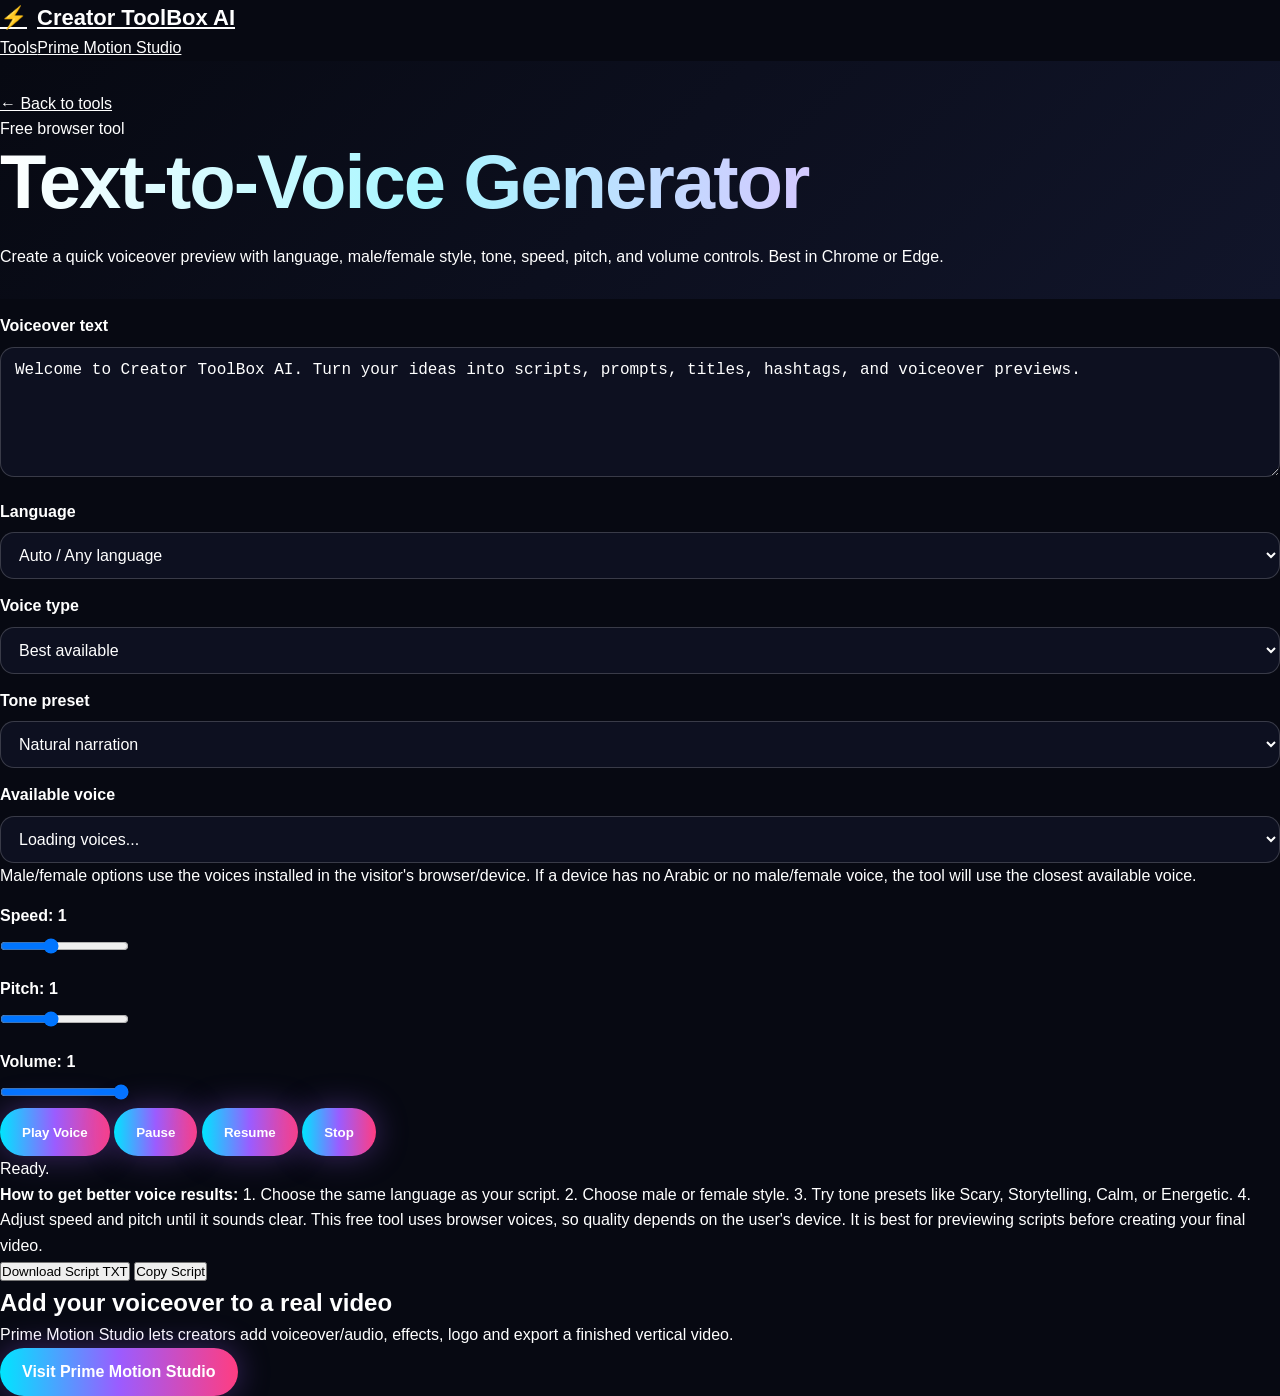
<file: tools/text-to-voice/index.html>
<!DOCTYPE html>
<html lang="en">
<head>
  <meta charset="UTF-8">
  <meta name="viewport" content="width=device-width, initial-scale=1.0">
  <title>Text-to-Voice Generator - Creator ToolBox AI</title>
  <link rel="stylesheet" href="../../assets/css/style.css">
</head>
<body>
  <header class="site-header">
    <a class="brand" href="../../index.html"><span class="brand-icon">⚡</span><span>Creator ToolBox AI</span></a>
    <nav class="top-nav"><a href="../../index.html#tools">Tools</a><a class="nav-cta" href="https://prime-motion-studio-website.pages.dev/" target="_blank">Prime Motion Studio</a></nav>
  </header>

  <main>
    <section class="tool-hero">
      <a class="back-link" href="../../index.html#tools">← Back to tools</a>
      <p class="eyebrow">Free browser tool</p>
      <h1>Text-to-Voice Generator</h1>
      <p>Create a quick voiceover preview with language, male/female style, tone, speed, pitch, and volume controls. Best in Chrome or Edge.</p>
    </section>

    <section class="tool-layout">
      <div class="tool-panel">
        <div class="form-row">
          <label>Voiceover text</label>
          <textarea id="voiceText" placeholder="Paste your script here...">Welcome to Creator ToolBox AI. Turn your ideas into scripts, prompts, titles, hashtags, and voiceover previews.</textarea>
        </div>

        <div class="range-grid">
          <div class="form-row">
            <label>Language</label>
            <select id="voiceLanguage">
              <option value="all">Auto / Any language</option>
              <option value="en">English</option>
              <option value="ar">Arabic</option>
              <option value="es">Spanish</option>
              <option value="fr">French</option>
              <option value="de">German</option>
              <option value="it">Italian</option>
              <option value="tr">Turkish</option>
              <option value="hi">Hindi</option>
              <option value="ja">Japanese</option>
              <option value="ko">Korean</option>
              <option value="zh">Chinese</option>
            </select>
          </div>

          <div class="form-row">
            <label>Voice type</label>
            <select id="voiceType">
              <option value="any">Best available</option>
              <option value="female">Female style</option>
              <option value="male">Male style</option>
            </select>
          </div>
        </div>

        <div class="range-grid">
          <div class="form-row">
            <label>Tone preset</label>
            <select id="tonePreset">
              <option value="natural">Natural narration</option>
              <option value="story">Storytelling</option>
              <option value="scary">Scary / mystery</option>
              <option value="calm">Calm documentary</option>
              <option value="energetic">Energetic Shorts</option>
              <option value="deep">Deep dramatic</option>
              <option value="soft">Soft friendly</option>
            </select>
          </div>

          <div class="form-row">
            <label>Available voice</label>
            <select id="voice"><option>Loading voices...</option></select>
          </div>
        </div>

        <p class="hint">Male/female options use the voices installed in the visitor's browser/device. If a device has no Arabic or no male/female voice, the tool will use the closest available voice.</p>

        <div class="range-grid">
          <div class="form-row"><label>Speed: <span id="rateVal">1</span></label><input id="rate" type="range" min="0.5" max="1.8" step="0.05" value="1"></div>
          <div class="form-row"><label>Pitch: <span id="pitchVal">1</span></label><input id="pitch" type="range" min="0.5" max="1.8" step="0.05" value="1"></div>
        </div>

        <div class="form-row"><label>Volume: <span id="volumeVal">1</span></label><input id="volume" type="range" min="0" max="1" step="0.05" value="1"></div>

        <div class="output-actions">
          <button class="btn primary" onclick="speakText()">Play Voice</button>
          <button class="btn secondary" onclick="pauseVoice()">Pause</button>
          <button class="btn secondary" onclick="resumeVoice()">Resume</button>
          <button class="btn secondary" onclick="stopVoice()">Stop</button>
        </div>
        <p id="voiceStatus" class="voice-status">Ready.</p>
      </div>

      <div>
        <div class="output-box"><strong>How to get better voice results:</strong>

1. Choose the same language as your script.
2. Choose male or female style.
3. Try tone presets like Scary, Storytelling, Calm, or Energetic.
4. Adjust speed and pitch until it sounds clear.

This free tool uses browser voices, so quality depends on the user's device. It is best for previewing scripts before creating your final video.</div>
        <div class="output-actions">
          <button class="small-btn" onclick="downloadText('voiceover-script.txt', document.getElementById('voiceText').value)">Download Script TXT</button>
          <button class="small-btn" onclick="copyText('voiceText')">Copy Script</button>
        </div>
      </div>
    </section>

    <section class="promo-strip">
      <div>
        <h2>Add your voiceover to a real video</h2>
        <p>Prime Motion Studio lets creators add voiceover/audio, effects, logo and export a finished vertical video.</p>
      </div>
      <a class="btn primary" href="https://prime-motion-studio-website.pages.dev/" target="_blank">Visit Prime Motion Studio</a>
    </section>
  </main>

  <script src="../../assets/js/app.js"></script>
</body>
</html>
</file>
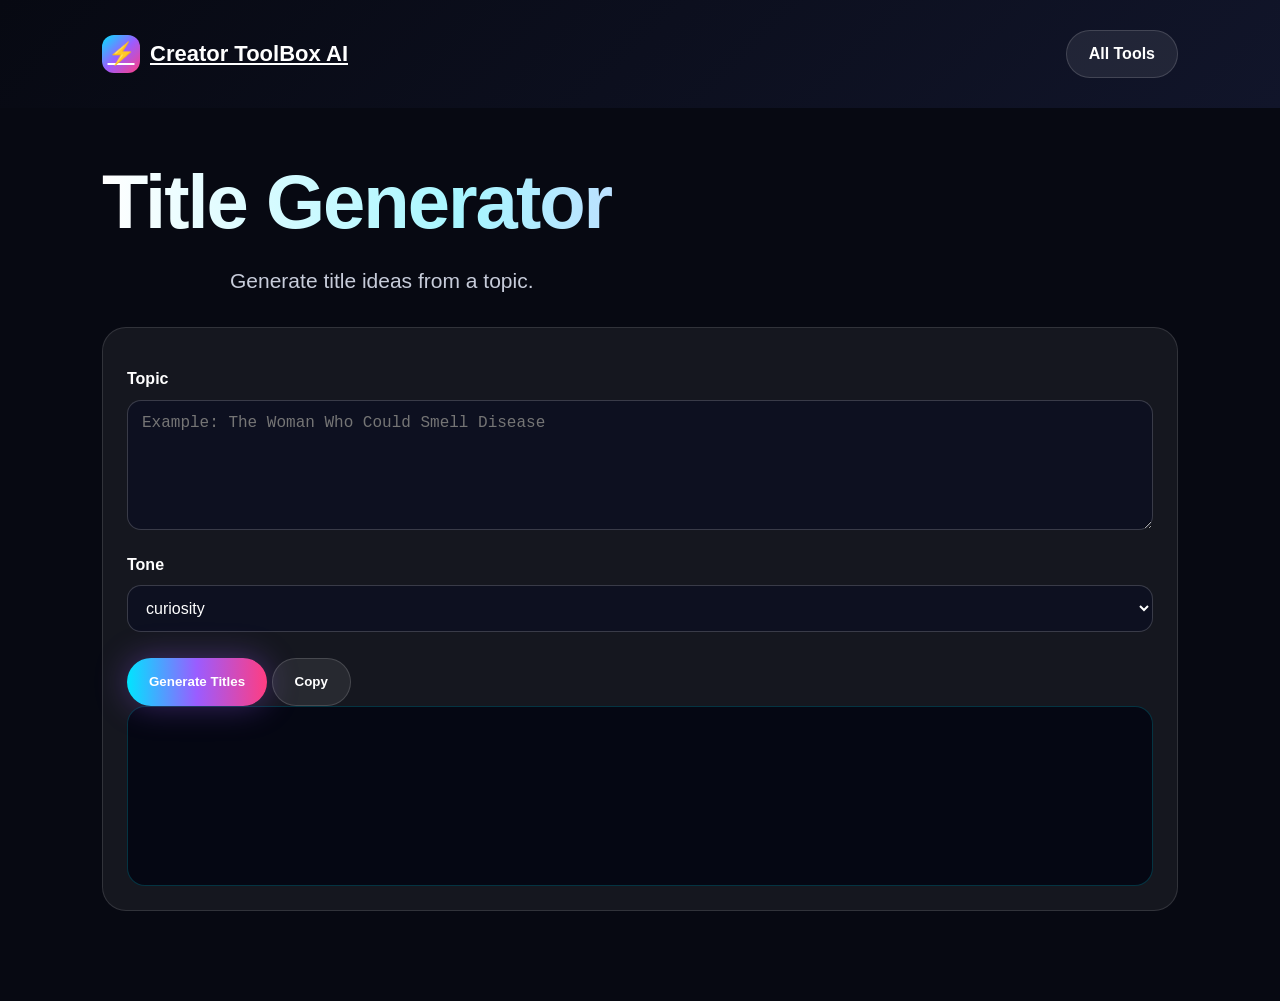
<file: tools/title-generator/index.html>
<!DOCTYPE html><html lang="en"><head><meta charset="UTF-8"><meta name="viewport" content="width=device-width,initial-scale=1.0"><title>Title Generator</title><link rel="stylesheet" href="../../assets/css/style.css"></head><body><header class="tool-hero"><div class="wrap"><nav class="nav"><a class="brand" href="../../index.html"><i>⚡</i>Creator ToolBox AI</a><a class="btn2" href="../../index.html">All Tools</a></nav></div></header><main class="tool-main"><div class="wrap"><h1>Title Generator</h1><p class="lead">Generate title ideas from a topic.</p><div class="panel"><label>Topic</label><textarea id="topic" placeholder="Example: The Woman Who Could Smell Disease"></textarea><label>Tone</label><select id="tone"><option>curiosity</option><option>mystery</option><option>shocking</option><option>educational</option><option>emotional</option></select><br><br><button class="btn" onclick="generateTitles()">Generate Titles</button> <button class="btn2" onclick="copyOutput()">Copy</button><div id="output" class="output"></div></div></div></main><script src="../../assets/js/app.js"></script></body></html>
</file>
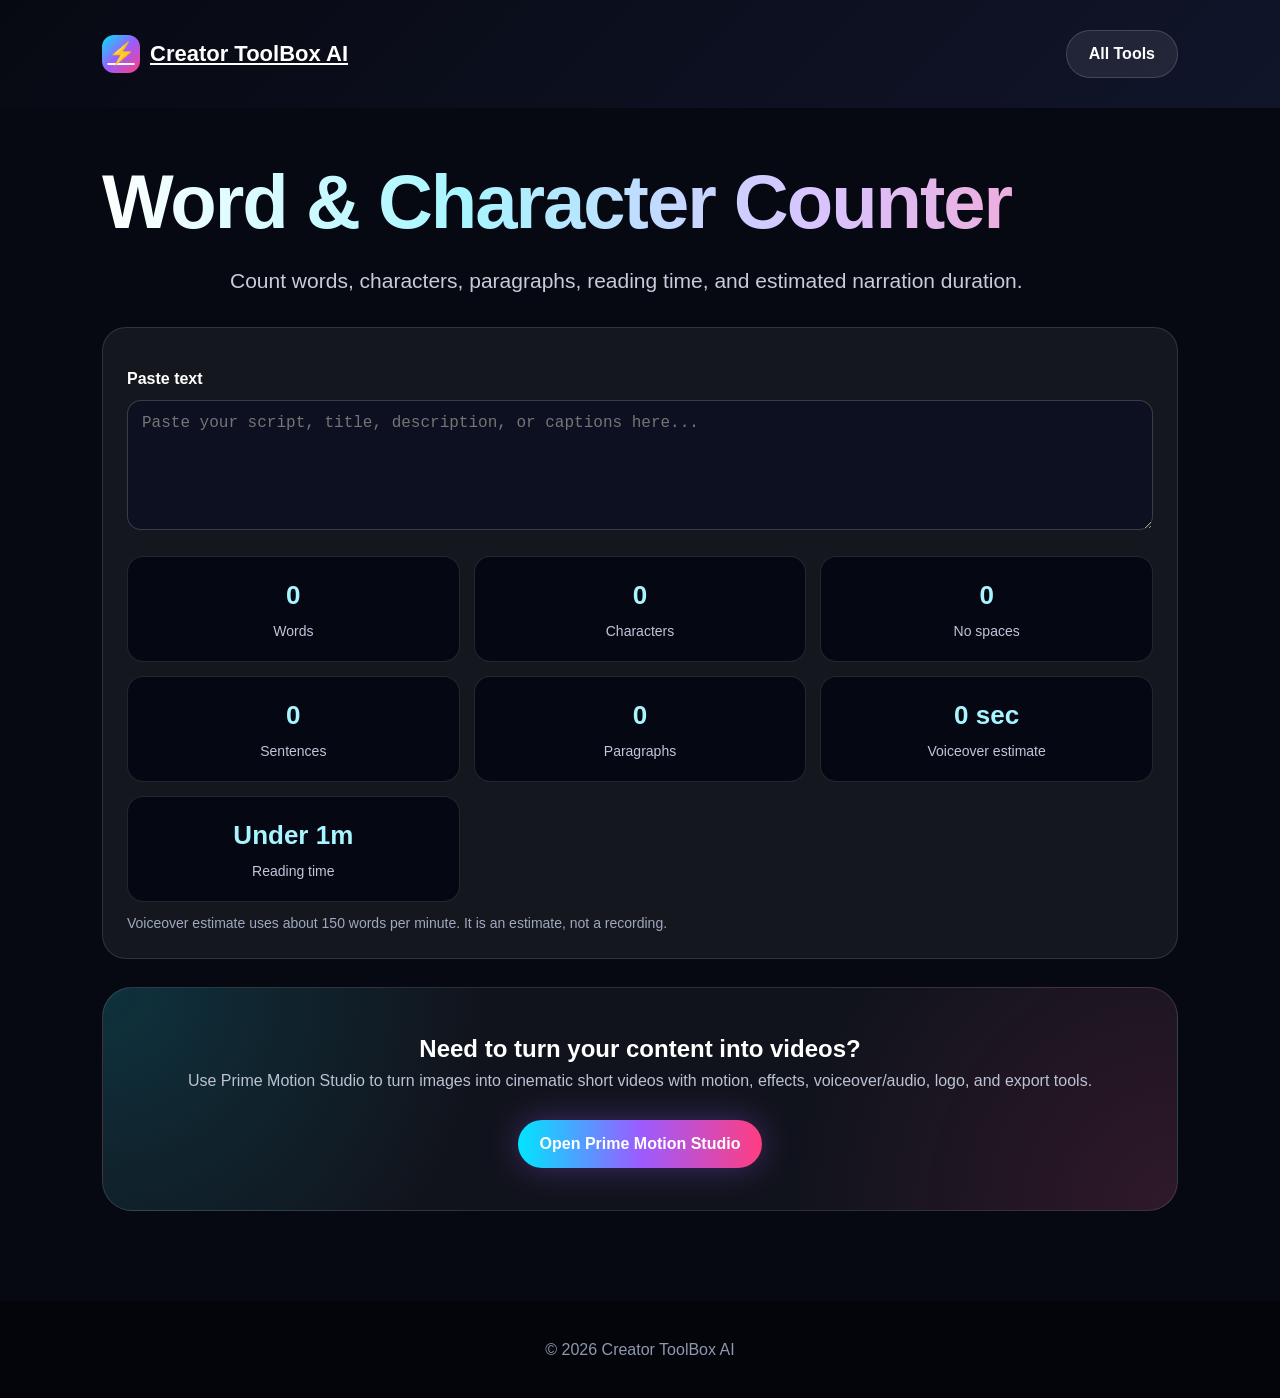
<file: tools/word-counter/index.html>
<!DOCTYPE html><html lang="en"><head><meta charset="UTF-8"><meta name="viewport" content="width=device-width,initial-scale=1.0"><title>Word & Character Counter - Creator ToolBox AI</title><meta name="description" content="Count words, characters, paragraphs, reading time, and estimated narration duration."><link rel="stylesheet" href="../../assets/css/style.css"></head><body><header class="tool-hero"><div class="wrap"><nav class="nav"><a class="brand" href="../../index.html"><i>⚡</i>Creator ToolBox AI</a><a class="btn2" href="../../index.html#tools">All Tools</a></nav></div></header><main class="tool-main"><div class="wrap"><h1>Word & Character Counter</h1><p class="lead">Count words, characters, paragraphs, reading time, and estimated narration duration.</p><div class="panel"><label>Paste text</label><textarea id="counterText" oninput="updateCounter()" placeholder="Paste your script, title, description, or captions here..."></textarea><div class="stats" id="counterStats"><div><b>0</b><span>Words</span></div><div><b>0</b><span>Characters</span></div><div><b>0</b><span>No spaces</span></div><div><b>0</b><span>Sentences</span></div><div><b>0</b><span>Paragraphs</span></div><div><b>0 sec</b><span>Voiceover estimate</span></div></div><p class="mini">Voiceover estimate uses about 150 words per minute. It is an estimate, not a recording.</p></div><div class="promo" style="margin-top:28px"><h2>Need to turn your content into videos?</h2><p class="muted">Use Prime Motion Studio to turn images into cinematic short videos with motion, effects, voiceover/audio, logo, and export tools.</p><br><a class="btn" href="https://prime-motion-studio-website.pages.dev/" target="_blank">Open Prime Motion Studio</a></div></div></main><footer><div class="wrap">© 2026 Creator ToolBox AI</div></footer><script src="../../assets/js/app.js"></script></body></html>
</file>
<file: assets/css/style.css>
*{box-sizing:border-box;margin:0;padding:0}html{scroll-behavior:smooth}body{font-family:Arial,Helvetica,sans-serif;background:#070912;color:#fff;line-height:1.6}a{color:inherit}.wrap{max-width:1120px;margin:auto;padding:0 22px}.hero{min-height:88vh;background:radial-gradient(circle at 15% 20%,rgba(0,229,255,.22),transparent 30%),radial-gradient(circle at 80% 10%,rgba(155,92,255,.22),transparent 30%),linear-gradient(135deg,#070912,#101325 60%,#070912);padding:28px 0 70px}.nav{display:flex;justify-content:space-between;align-items:center;gap:16px}.brand{font-weight:900;font-size:22px;display:flex;align-items:center;gap:10px}.brand i{display:inline-flex;width:38px;height:38px;border-radius:12px;align-items:center;justify-content:center;background:linear-gradient(135deg,#00e5ff,#9b5cff,#ff3d81);font-style:normal}.btn,.btn2{display:inline-flex;align-items:center;justify-content:center;gap:8px;min-height:48px;padding:0 22px;border-radius:999px;text-decoration:none;border:0;cursor:pointer;font-weight:800}.btn{background:linear-gradient(90deg,#00e5ff,#9b5cff,#ff3d81);color:#fff;box-shadow:0 0 32px rgba(155,92,255,.35)}.btn2{background:rgba(255,255,255,.08);border:1px solid rgba(255,255,255,.15);color:#fff}.hero-content{padding:110px 0 40px;text-align:center}.badge{display:inline-block;padding:9px 16px;border-radius:999px;background:rgba(0,229,255,.09);border:1px solid rgba(0,229,255,.25);color:#a7f6ff;font-weight:800;margin-bottom:22px}h1{font-size:clamp(42px,7vw,76px);line-height:1.05;margin-bottom:22px;letter-spacing:-2px;background:linear-gradient(90deg,#fff,#a7f6ff,#d8c4ff,#ff9ac0);-webkit-background-clip:text;color:transparent}.lead{max-width:820px;margin:0 auto 30px;color:#c7ccda;font-size:21px}.actions{display:flex;justify-content:center;gap:14px;flex-wrap:wrap}.section{padding:84px 0}.section h2{font-size:clamp(30px,5vw,48px);line-height:1.1;margin-bottom:18px}.muted{color:#bbc2d4}.grid{display:grid;grid-template-columns:repeat(3,1fr);gap:20px;margin-top:34px}.card{background:linear-gradient(180deg,rgba(255,255,255,.08),rgba(255,255,255,.035));border:1px solid rgba(255,255,255,.12);border-radius:24px;padding:26px;box-shadow:0 16px 50px rgba(0,0,0,.22);transition:.25s}.card:hover{transform:translateY(-5px);border-color:rgba(0,229,255,.35)}.card .icon{font-size:34px;margin-bottom:12px}.card h3{font-size:23px;margin-bottom:10px}.card p{color:#bfc6d8;margin-bottom:18px}.promo{background:radial-gradient(circle at top left,rgba(0,229,255,.15),transparent 35%),radial-gradient(circle at bottom right,rgba(255,61,129,.13),transparent 35%),rgba(255,255,255,.045);border:1px solid rgba(255,255,255,.12);border-radius:30px;padding:42px;text-align:center}.tool-hero{padding:30px 0;background:linear-gradient(135deg,#070912,#11152a)}.tool-main{padding:54px 0 90px}.panel{background:rgba(255,255,255,.06);border:1px solid rgba(255,255,255,.12);border-radius:24px;padding:24px;margin-top:22px}label{display:block;margin:14px 0 8px;font-weight:800}.input,textarea,select{width:100%;background:#0d1020;color:#fff;border:1px solid rgba(255,255,255,.18);border-radius:14px;padding:13px 14px;font-size:16px}textarea{min-height:130px;resize:vertical}.row{display:grid;grid-template-columns:1fr 1fr;gap:16px}.output{white-space:pre-wrap;background:#050713;border:1px solid rgba(0,229,255,.2);border-radius:18px;padding:18px;min-height:180px;color:#e9ecf5}.mini{font-size:14px;color:#9fa8bf;margin-top:10px}.canvas-box{display:flex;justify-content:center;background:#050713;border:1px dashed rgba(255,255,255,.18);border-radius:18px;padding:18px;margin-top:18px}canvas{max-width:100%;height:auto;border-radius:12px}footer{padding:36px 0;text-align:center;background:#03050b;color:#8f98ad}@media(max-width:850px){.grid,.row{grid-template-columns:1fr}.nav{flex-direction:column}.hero-content{padding:75px 0 30px}}

.stats{display:grid;grid-template-columns:repeat(3,1fr);gap:14px;margin-top:18px}.stats div{background:#050713;border:1px solid rgba(255,255,255,.12);border-radius:16px;padding:18px;text-align:center}.stats b{display:block;font-size:26px;color:#a7f6ff}.stats span{display:block;color:#bfc6d8;font-size:14px;margin-top:4px}@media(max-width:850px){.stats{grid-template-columns:repeat(2,1fr)}}@media(max-width:520px){.stats{grid-template-columns:1fr}}
</file>
